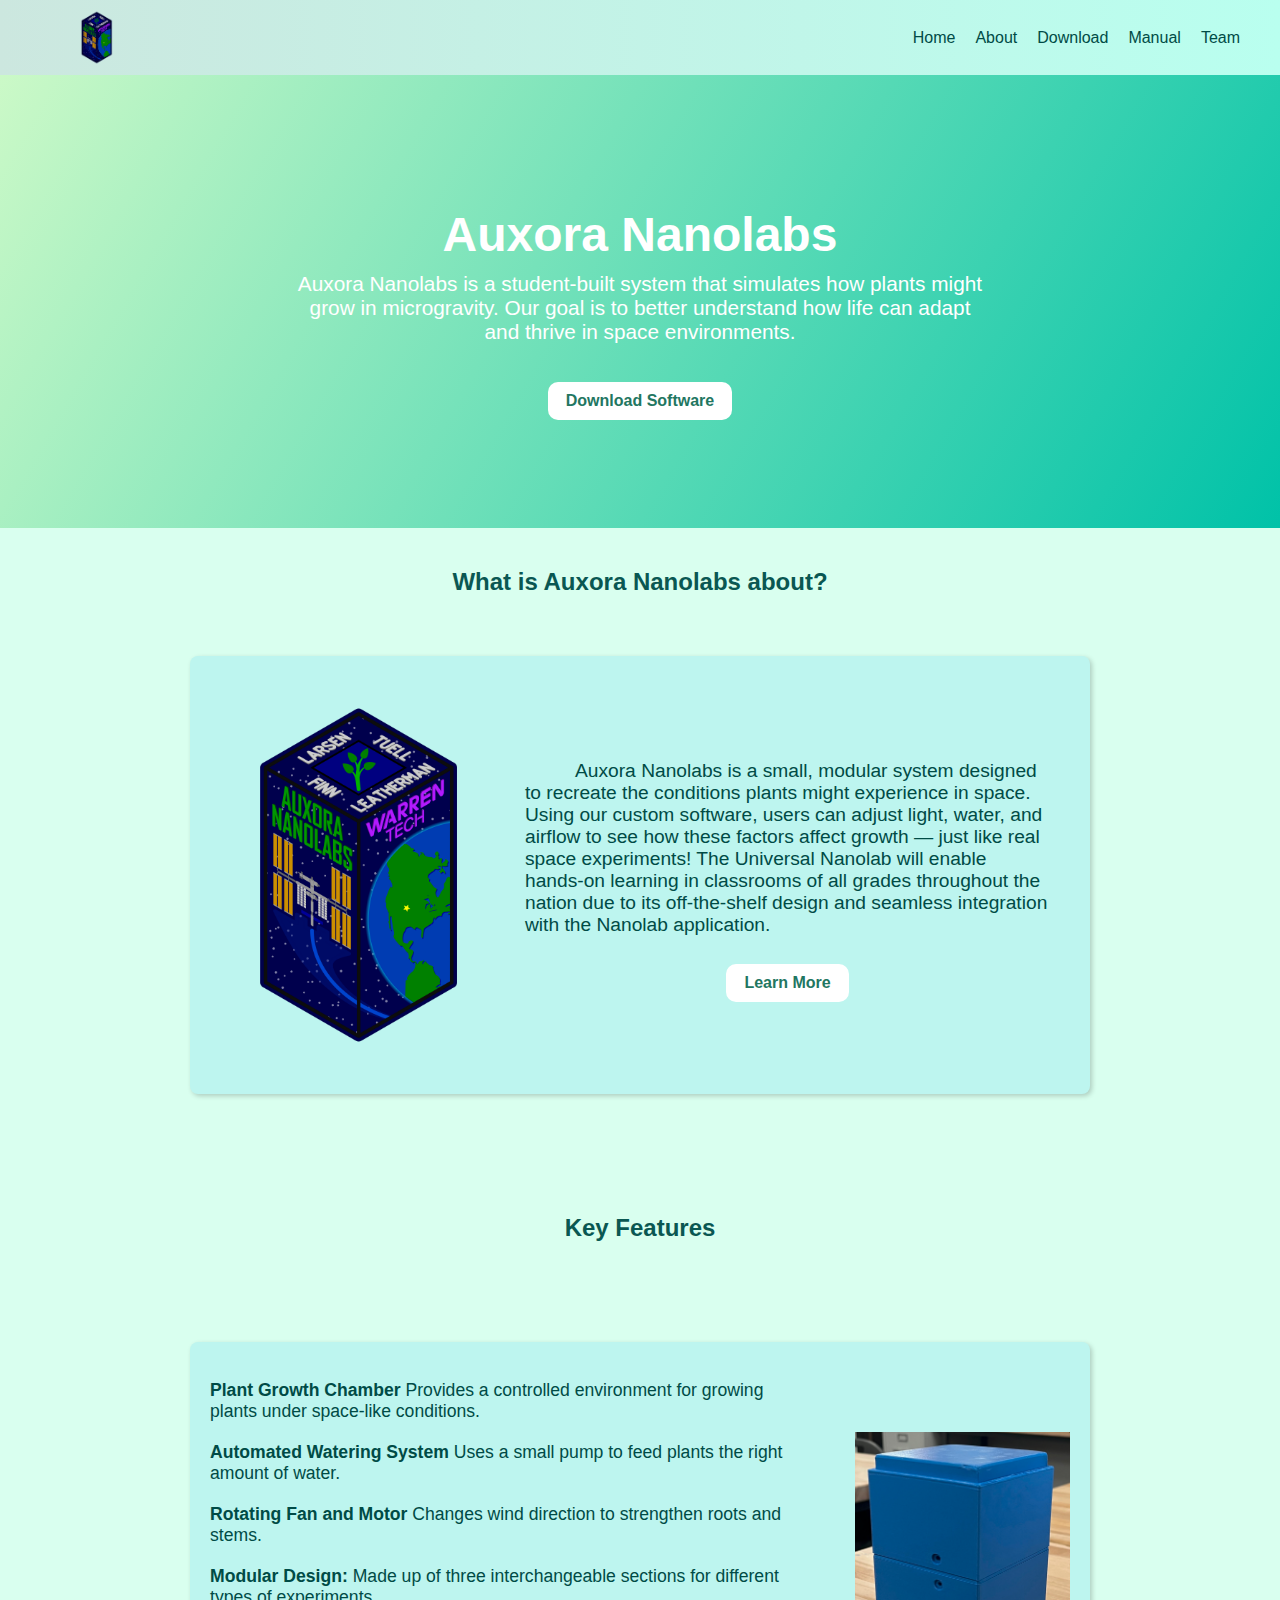
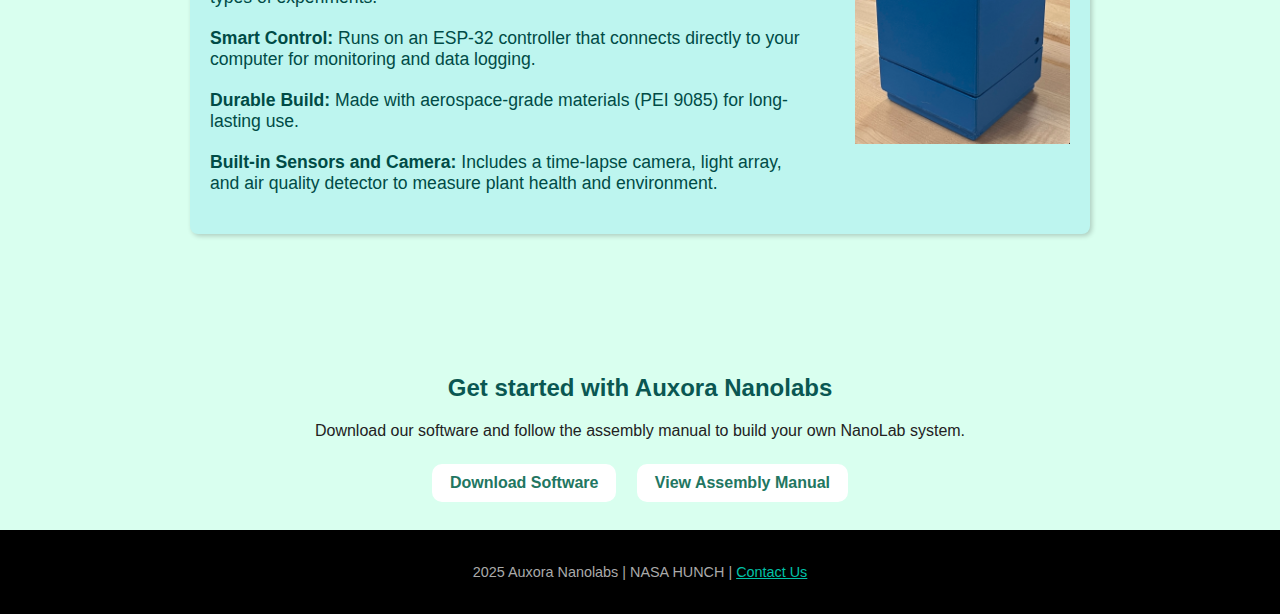
<file: index.html>
<!DOCTYPE html>
<head>
    <meta chartset="UTF-8">
    <meta name="viewport" content="width=device-width, initial-scale=1.0">
    <title>Auxora Nanolabs</title>
    <link rel="stylesheet" href="style.css">
</head>
<body>
<nav>
  <div class="nav-container">
    <div class="logo-area">
      <img src="mission_patch.png" alt="Auxora Nanolabs Logo">
    </div>

    <button class="menu-toggle" id="menu-toggle">
      ☰
    </button>

    <div class="nav-links" id="nav-links">
      <a href="index.html">Home</a>
      <a href="about.html">About</a>
      <a href="download.html">Download</a>
      <a href="manual.html">Manual</a>
      <a href="team.html">Team</a>
    </div>
  </div>
</nav>


    <main>
        <header>
            <h1>Auxora Nanolabs</h1>
            <p>Auxora Nanolabs is a student-built system that simulates how plants might grow in microgravity. Our goal is to better understand how life can adapt and thrive in space environments.</p>
            <a href="#Download" class="btn">Download Software</a>
        </header>
        <section id="about">
            <h2>What is Auxora Nanolabs about?</h2>
            <div class="content-section">
            <section class="image-text">
                <img src="mission_patch.png" alt="Auxora NanoLab prototype">
                <div class="text">
                    <p>Auxora Nanolabs is a small, modular system designed to recreate the conditions plants might experience in space. Using our custom software, users can adjust light, water, and airflow to see how these factors affect growth — just like real space experiments! The Universal Nanolab will enable hands-on learning
in classrooms of all grades throughout the nation due
to its off-the-shelf design and seamless integration
with the Nanolab application.</p>
                <a href="about.html" class="btn">Learn More</a>
                </div>
            </section>    
            </div>
        </section>
        <section id="features">
            <h2>Key Features</h2>
            <section class="image-text">
            <div class="content-section reverse">
                <img src="demo_img.png" alt="NanoLab internal design">
                <div class="text">
                    <ul style="list-style: none; padding-left: 0; font-size: 1.1em;">
                        <li><b>Plant Growth Chamber</b> Provides a controlled environment for growing plants under space-like conditions.</li>
                        <li><b>Automated Watering System</b> Uses a small pump to feed plants the right amount of water.</li>
                        <li><b>Rotating Fan and Motor</b> Changes wind direction to strengthen roots and stems.</li>
                        <li><b>Modular Design:</b> Made up of three interchangeable sections for different types of experiments.</li>
                        <li><b>Smart Control:</b> Runs on an ESP-32 controller that connects directly to your computer for monitoring and data logging.</li>
                        <li><b>Durable Build:</b> Made with aerospace-grade materials (PEI 9085) for long-lasting use.</li>
                        <li><b>Built-in Sensors and Camera:</b> Includes a time-lapse camera, light array, and air quality detector to measure plant health and environment.</li>
                    </ul>
                </div>
            </div>
            </section>
        </section>
        <section id="cta">
            <h2>Get started with Auxora Nanolabs</h2>
            <p>Download our software and follow the assembly manual to build your own NanoLab system.</p>
            <a id="download" href="download_options.html" class="btn">Download Software</a>
            <a href="manual.html" class="btn">View Assembly Manual</a>
        </section>
    </main>

    <footer>
        <p>2025 Auxora Nanolabs | NASA HUNCH | <a href="mailto:placeholder@email.com" style="color:#00c2a8;">Contact Us</a></p>
    </footer>
<script>
document.addEventListener('DOMContentLoaded', function () {
  const menuToggle = document.getElementById('menu-toggle');
  const navLinks = document.getElementById('nav-links');

  if (!menuToggle || !navLinks) {
    console.warn('Nav toggle or nav-links not found. Check IDs.');
    return;
  }

  // Toggle function
  function toggleMenu() {
    const isActive = navLinks.classList.toggle('active');
    menuToggle.setAttribute('aria-expanded', isActive ? 'true' : 'false');
  }

  // Click / touch support
  menuToggle.addEventListener('click', toggleMenu);
  menuToggle.addEventListener('touchend', function(e) {
    e.preventDefault(); // prevent double events on some devices
    toggleMenu();
  });

  // Close menu when clicking a link (mobile UX)
  navLinks.querySelectorAll('a').forEach(link => {
    link.addEventListener('click', () => {
      navLinks.classList.remove('active');
      menuToggle.setAttribute('aria-expanded', 'false');
    });
  });

  // Optional: close if user taps outside the nav on mobile
  document.addEventListener('click', (e) => {
    if (window.innerWidth <= 768 && navLinks.classList.contains('active')) {
      const insideNav = e.target.closest('.nav-container');
      if (!insideNav) {
        navLinks.classList.remove('active');
        menuToggle.setAttribute('aria-expanded', 'false');
      }
    }
  });
});
</script>
</body>
</file>
<file: style.css>
body {
    font-family: 'Poppins', sans-serif;
    margin: 0;
    padding: 0;
    display: flex;
    flex-direction: column;
    background-color: #d9ffef;
    color: #222;  
}
main {
    flex: 1;
}
nav {
background: linear-gradient(to right, #cce7df, #b9ffef);
padding: 10px 30px;
}
.nav-container {
    display: flex;
    align-items: center;
    justify-content: space-between;
    max-width: 1200px;
    margin: 0 auto;
    position: relative;
}
img {
    max-width: 100%;
    height: auto;
    margin-left: 40px;
}
.image-text {
    display: flex;
    align-items: center;
    justify-content: space-between;
    gap: 40px;
}
.image-text.reverse {
    flex-direction: row-reverse;
}
.logo-area {
    display: flex;
    justify-content: center;
    align-items: center;
}
.logo-area img {
    height: 55px;
    width: auto;
    object-fit: contain;
}
nav img {
    height: 50px;
}
.nav-links {
    display: flex;
    gap: 20px;
}
.nav-links a {
    text-decoration: none;
    color: #004b46;
    font-weight: 500;
    transition: color 0.2s;
}
nav a:hover {
    color: #00c2a8;
}
header {
    background: linear-gradient(120deg, #cbf9c7, #00c2a8);
    color: rgb(255, 255, 255);
    text-align: center;
    padding: 100px 20px
}
header h1 {
    font-size: 3em;
    margin-bottom: 10px;
}
.second-header {
    background: linear-gradient(120deg, #cbf9c7, #00c2a8);
    color: rgb(255, 255, 255);
    text-align: center;
    padding: 60px 20px 
}
.second-header h1 {
    font-size: 2.5em;
    margin-bottom: 10px;
}
h2 {
    color: #0a5752;
}
header p {
    font-size: 1.3em;
    max-width: 700px;
    margin: 0 auto 30px;
}
button, .btn {
    display: inline-block;
    background: white;
    color: #227661;
    padding: 10px 18px;
    border-radius: 10px;
    text-decoration: none;
    font-size: 1em;
    font-weight: bold;
    transition: 0.3s;
    margin: 8px;
    white-space: nowrap;
}
.btn:hover { background: #e0f1ff; }

section {
    margin-top: 30px;
    margin-bottom: 40px;
    padding-top: 20px;
    padding-bottom: 20px;
    max-width: 900px;
    margin: auto;
    text-align: center;
}
.content-section p {
    color:#004b46;
    text-indent: 50px;
    max-width: 550px;
    margin: 0 auto;
    text-align: left;
    padding: 20px;
}
section ul {
    color:#004b46;
    font-size: larger;
}
.features {
    display: grid;
    grid-template-columns: repeat(auto-fit, minmax(200px, 1fr));
    gap: 25px;
    margin-top: 70px;
}
footer {
    background: #000000;
    color: #aaa;
    text-align: center;
    padding: 20px;
    font-size: 0.9em;
}
ul {
    text-align: left;
}
.content-section {
    background-color: #bdf5ef;
    padding: 20px; 
    margin-bottom: 20px; 
    border-radius: 8px; 
    box-shadow: 2px 2px 5px rgba(0, 0, 0, 0.2);
    display: flex;
    align-items: center;
    justify-content: space-between;
    gap: 40 px;
    margin: 60px auto;
    max-width: 1000 px;
    flex-wrap: wrap;
}
.content-section img {
    width: 25%;
    border-radius: 15 px;
}
.content-section .text {
    flex: 1;
    text-align: center;
}
.content-section p {
    font-size: larger;
}
.reverse {
    flex-direction: row-reverse;
}
@media (max-width: 768px) {
    .content-section{
        flex-direction: column;
        text-align: center;
    }
    .content-section img{
        width: 90%;
    }
}
li {
    margin-bottom: 20px; 
    }

/*----------MOBILE LAYOUT---------*/
.menu-toggle {
display: none;
background: none;
border: none;
font-size: 1.8rem;
cursor: pointer;
color: #004b46;
}
@media (max-width: 600px) {
.nav-container {
    flex-direction: column;
    align-items: center;
}
.logo-area {
    justify-content: center;
    width: 100%;
}
.menu-toggle {
    display: block;
    position: absolute;
    right: 20px;
    top: 0px;
}
.nav-links {
    display: none;
    flex-direction: column;
    text-align: center;
    width: 100%;
    margin-top: 10px;
    gap: 10px;
}
.nav-links.active {
    display: flex;
}
.nav-links a {
    font-size: 1.1rem;
    padding: 8px 0;
    color: #004b46;
}
h1, h2 {
    text-align: center;
    font-size: 1.6em;
}
button, .btn {
    font-size: 1em;
    padding: 10px 20px;
}
section {
    padding: 20px, 10px;
    text-align: center;
}
.image-text {
    flex-direction: column;
    align-items: center;
}
.image-text img {
    width: 80%;
    max-width: 300px;
    margin-bottom: 20px;
}
footer {
    font-size: 0.9em;
    padding: 10px 0;
}
}
</file>
